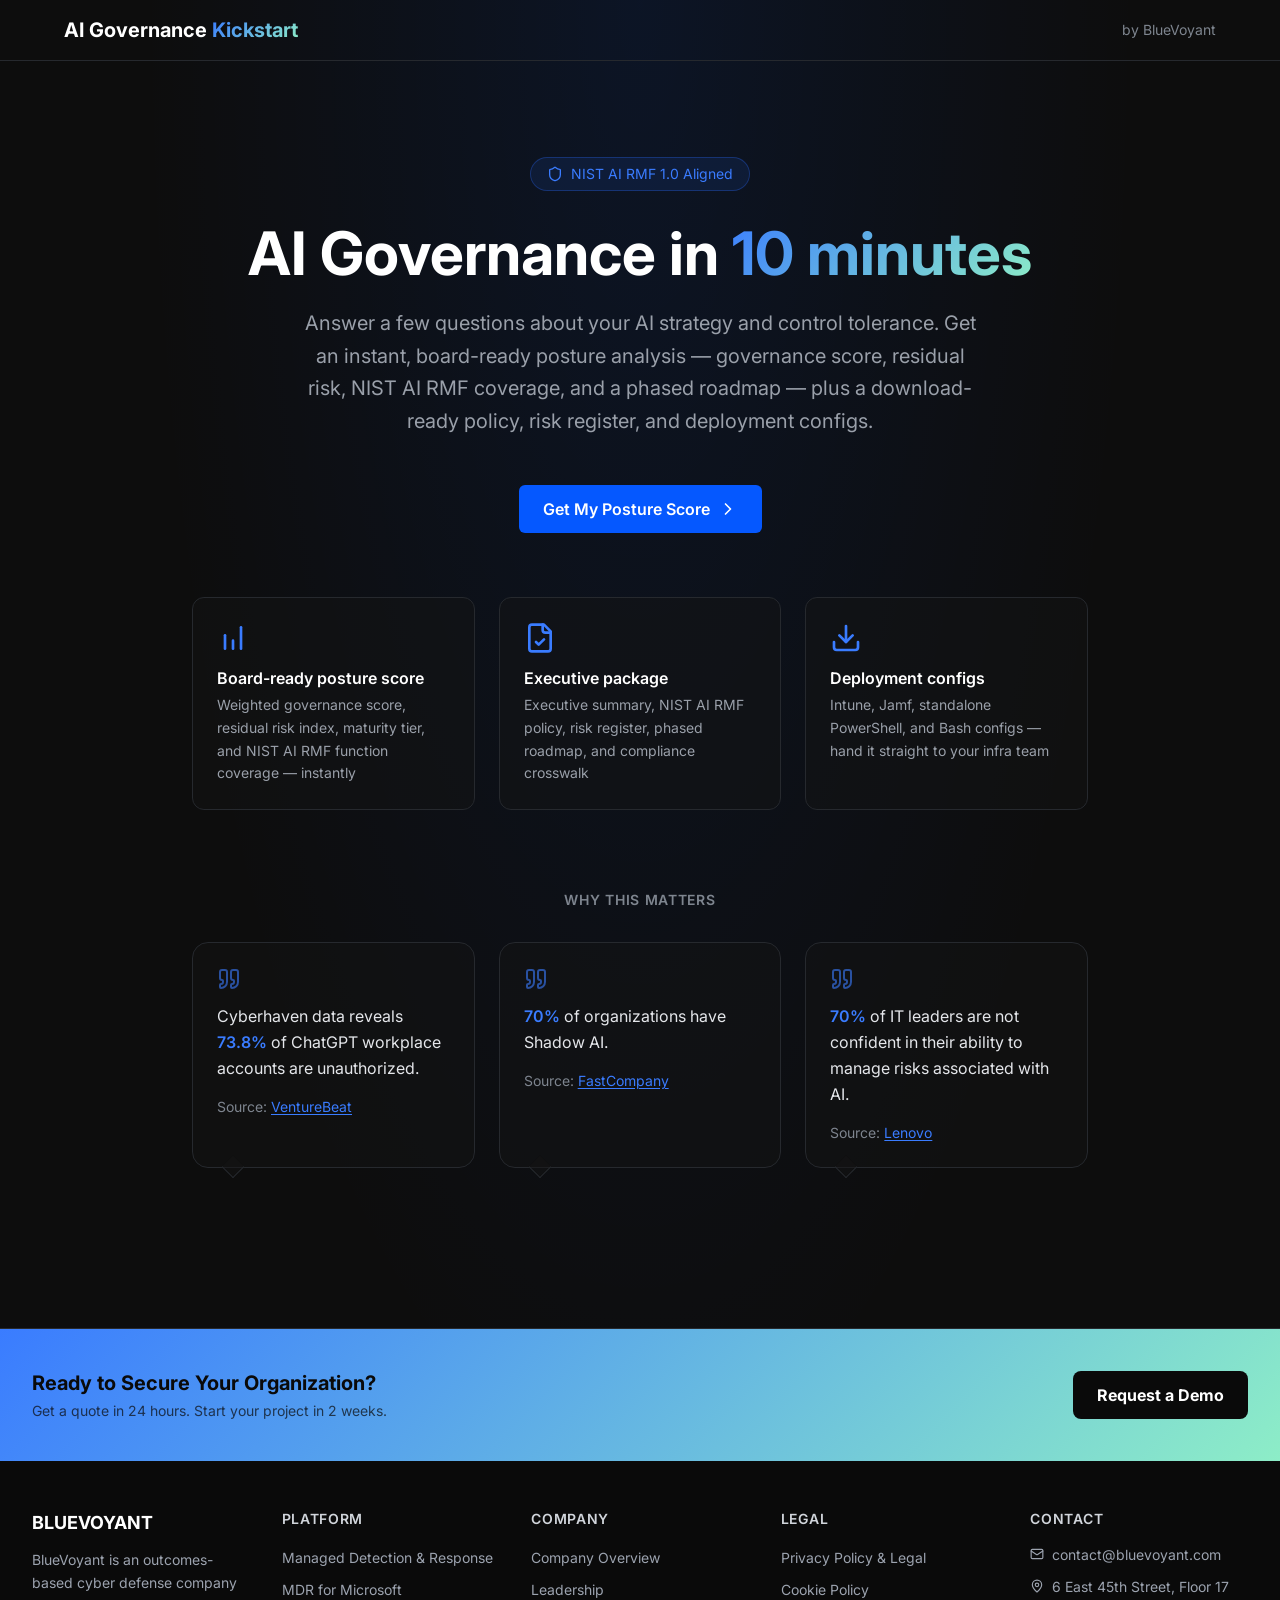
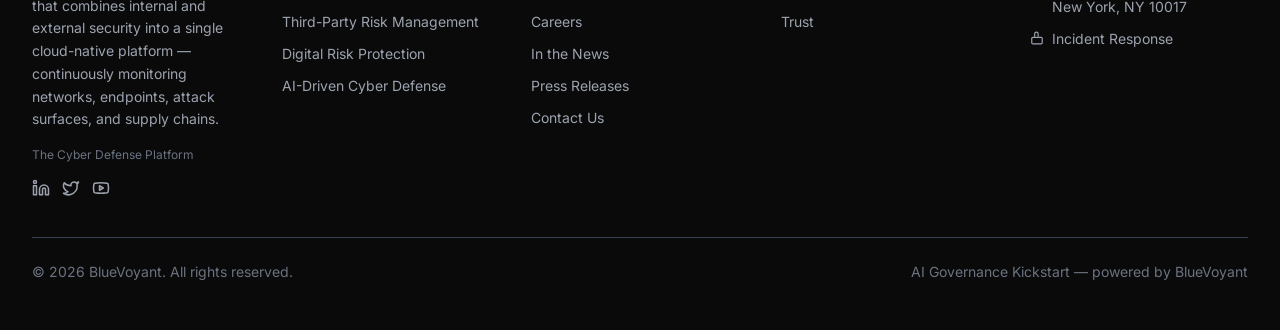
<file: index.html>
<!DOCTYPE html>
<html lang="en" class="dark">
<head>
  <meta charset="utf-8" />
  <meta name="viewport" content="width=device-width, initial-scale=1" />
  <title>AI Governance Kickstart | BlueVoyant</title>
  <meta name="description" content="Answer a few questions about your AI strategy and receive a custom NIST AI RMF policy and deployment-ready security configurations for every MDM platform — delivered straight to your inbox." />
  <link rel="preconnect" href="https://fonts.googleapis.com" />
  <link rel="preconnect" href="https://fonts.gstatic.com" crossorigin />
  <link href="https://fonts.googleapis.com/css2?family=Inter:wght@400;500;600;700;800&family=Montserrat:wght@600;700;800&display=swap" rel="stylesheet" />
  <script src="assets/vendor/tailwind.js"></script>
  <script>
    // Tailwind palette remapped to the defenderxdr.com theme so existing
    // slate/blue utility classes adopt the DefenderXDR dark + blue look.
    if (typeof tailwind !== 'undefined') {
      tailwind.config = {
        darkMode: 'class',
        theme: {
          extend: {
            fontFamily: {
              sans: ['Inter', 'system-ui', 'sans-serif'],
              heading: ['Inter', 'sans-serif'],
            },
            colors: {
              slate: {
                50: '#f7f8f9', 100: '#f2f3f5', 200: '#e4e6ea', 300: '#c2c6cd',
                400: '#9aa0aa', 500: '#7e858f', 600: '#565a61', 700: '#3a3d43',
                800: '#26292e', 900: '#141414', 950: '#0a0a0a',
              },
              blue: {
                300: '#6f9dff', 400: '#3a7cff', 500: '#2a6bff',
                600: '#0558ff', 700: '#0046d6',
              },
            },
          },
        },
      };
    }
  </script>
  <link rel="stylesheet" href="assets/styles.css" />
</head>
<body class="gradient-bg min-h-screen antialiased">
  <div class="min-h-screen flex flex-col">
    <!-- Navigation -->
    <nav class="border-b border-slate-800 px-6 py-4">
      <div class="max-w-6xl mx-auto flex items-center justify-between">
        <div class="text-xl font-bold text-white">AI Governance <span class="gradient-text">Kickstart</span></div>
        <div class="text-sm text-slate-500">by BlueVoyant</div>
      </div>
    </nav>

    <!-- Hero -->
    <main class="flex-1 flex items-center">
      <div class="max-w-6xl mx-auto px-6 py-24 w-full">
        <div class="text-center fade-in-up">
          <div class="inline-flex items-center gap-2 rounded-full border border-blue-500/30 bg-blue-500/10 px-4 py-1.5 text-sm text-blue-400 mb-8">
            <svg xmlns="http://www.w3.org/2000/svg" width="24" height="24" viewBox="0 0 24 24" fill="none" stroke="currentColor" stroke-width="2" stroke-linecap="round" stroke-linejoin="round" class="h-4 w-4"><path d="M20 13c0 5-3.5 7.5-7.66 8.95a1 1 0 0 1-.67-.01C7.5 20.5 4 18 4 13V6a1 1 0 0 1 1-1c2 0 4.5-1.2 6.24-2.72a1.17 1.17 0 0 1 1.52 0C14.51 3.81 17 5 19 5a1 1 0 0 1 1 1z"></path></svg>
            NIST AI RMF 1.0 Aligned
          </div>
          <h1 class="text-5xl md:text-6xl font-bold text-white leading-tight mb-6">AI Governance in<span class="gradient-text"> 10 minutes</span></h1>
          <p class="text-xl text-slate-400 max-w-2xl mx-auto mb-12 leading-relaxed">Answer a few questions about your AI strategy and control tolerance. Get an instant, board-ready posture analysis — governance score, residual risk, NIST AI RMF coverage, and a phased roadmap — plus a download-ready policy, risk register, and deployment configs.</p>
          <div class="flex flex-col sm:flex-row items-center justify-center gap-4 mb-16">
            <a href="survey/">
              <button class="inline-flex items-center justify-center whitespace-nowrap transition-colors focus-visible:outline-none focus-visible:ring-2 focus-visible:ring-blue-500 focus-visible:ring-offset-2 focus-visible:ring-offset-slate-950 bg-blue-600 text-white hover:bg-blue-500 h-12 rounded-md px-6 text-base font-semibold gap-2">
                Get My Posture Score
                <svg xmlns="http://www.w3.org/2000/svg" width="24" height="24" viewBox="0 0 24 24" fill="none" stroke="currentColor" stroke-width="2" stroke-linecap="round" stroke-linejoin="round" class="h-5 w-5"><path d="m9 18 6-6-6-6"></path></svg>
              </button>
            </a>
          </div>

          <!-- Feature cards -->
          <div class="grid grid-cols-1 md:grid-cols-3 gap-6 max-w-4xl mx-auto">
            <div class="rounded-xl border border-slate-800 bg-slate-900/50 p-6 text-left fade-in-up" style="animation-delay:.1s">
              <svg xmlns="http://www.w3.org/2000/svg" width="24" height="24" viewBox="0 0 24 24" fill="none" stroke="currentColor" stroke-width="2" stroke-linecap="round" stroke-linejoin="round" class="h-8 w-8 text-blue-400 mb-3"><path d="M12 20v-6"></path><path d="M6 20V10"></path><path d="M18 20V4"></path></svg>
              <div class="font-semibold text-white mb-1">Board-ready posture score</div>
              <div class="text-sm text-slate-400 leading-relaxed">Weighted governance score, residual risk index, maturity tier, and NIST AI RMF function coverage — instantly</div>
            </div>
            <div class="rounded-xl border border-slate-800 bg-slate-900/50 p-6 text-left fade-in-up" style="animation-delay:.2s">
              <svg xmlns="http://www.w3.org/2000/svg" width="24" height="24" viewBox="0 0 24 24" fill="none" stroke="currentColor" stroke-width="2" stroke-linecap="round" stroke-linejoin="round" class="h-8 w-8 text-blue-400 mb-3"><path d="M15 2H6a2 2 0 0 0-2 2v16a2 2 0 0 0 2 2h12a2 2 0 0 0 2-2V7Z"></path><path d="M14 2v4a2 2 0 0 0 2 2h4"></path><path d="m9 15 2 2 4-4"></path></svg>
              <div class="font-semibold text-white mb-1">Executive package</div>
              <div class="text-sm text-slate-400 leading-relaxed">Executive summary, NIST AI RMF policy, risk register, phased roadmap, and compliance crosswalk</div>
            </div>
            <div class="rounded-xl border border-slate-800 bg-slate-900/50 p-6 text-left fade-in-up" style="animation-delay:.3s">
              <svg xmlns="http://www.w3.org/2000/svg" width="24" height="24" viewBox="0 0 24 24" fill="none" stroke="currentColor" stroke-width="2" stroke-linecap="round" stroke-linejoin="round" class="h-8 w-8 text-blue-400 mb-3"><path d="M21 15v4a2 2 0 0 1-2 2H5a2 2 0 0 1-2-2v-4"></path><polyline points="7 10 12 15 17 10"></polyline><line x1="12" x2="12" y1="15" y2="3"></line></svg>
              <div class="font-semibold text-white mb-1">Deployment configs</div>
              <div class="text-sm text-slate-400 leading-relaxed">Intune, Jamf, standalone PowerShell, and Bash configs — hand it straight to your infra team</div>
            </div>
          </div>

          <!-- Why this matters -->
          <div class="mt-20 max-w-4xl mx-auto">
            <div class="text-sm font-semibold uppercase tracking-wider text-slate-500 mb-8">Why this matters</div>
            <div class="grid grid-cols-1 md:grid-cols-3 gap-6">
              <div class="relative rounded-2xl border border-slate-800 bg-slate-900/50 p-6 text-left fade-in-up" style="animation-delay:.1s">
                <svg xmlns="http://www.w3.org/2000/svg" width="24" height="24" viewBox="0 0 24 24" fill="none" stroke="currentColor" stroke-width="2" stroke-linecap="round" stroke-linejoin="round" class="h-6 w-6 text-blue-400/60 mb-3"><path d="M16 3a2 2 0 0 0-2 2v6a2 2 0 0 0 2 2 1 1 0 0 1 1 1v1a2 2 0 0 1-2 2 1 1 0 0 0-1 1v2a1 1 0 0 0 1 1 6 6 0 0 0 6-6V5a2 2 0 0 0-2-2z"></path><path d="M5 3a2 2 0 0 0-2 2v6a2 2 0 0 0 2 2 1 1 0 0 1 1 1v1a2 2 0 0 1-2 2 1 1 0 0 0-1 1v2a1 1 0 0 0 1 1 6 6 0 0 0 6-6V5a2 2 0 0 0-2-2z"></path></svg>
                <p class="text-base text-slate-200 leading-relaxed mb-4">Cyberhaven data reveals <span class="text-blue-400 font-semibold">73.8%</span> of ChatGPT workplace accounts are unauthorized.</p>
                <div class="text-sm text-slate-500">Source: <a href="https://venturebeat.com/security/shadow-ai-doubles-every-18-months-creating-blind-spots-socs-never-see" target="_blank" rel="noopener noreferrer" class="text-blue-400 hover:text-blue-300 underline underline-offset-2">VentureBeat</a></div>
                <div class="absolute -bottom-2 left-8 h-4 w-4 rotate-45 border-b border-r border-slate-800 bg-slate-900/50"></div>
              </div>
              <div class="relative rounded-2xl border border-slate-800 bg-slate-900/50 p-6 text-left fade-in-up" style="animation-delay:.2s">
                <svg xmlns="http://www.w3.org/2000/svg" width="24" height="24" viewBox="0 0 24 24" fill="none" stroke="currentColor" stroke-width="2" stroke-linecap="round" stroke-linejoin="round" class="h-6 w-6 text-blue-400/60 mb-3"><path d="M16 3a2 2 0 0 0-2 2v6a2 2 0 0 0 2 2 1 1 0 0 1 1 1v1a2 2 0 0 1-2 2 1 1 0 0 0-1 1v2a1 1 0 0 0 1 1 6 6 0 0 0 6-6V5a2 2 0 0 0-2-2z"></path><path d="M5 3a2 2 0 0 0-2 2v6a2 2 0 0 0 2 2 1 1 0 0 1 1 1v1a2 2 0 0 1-2 2 1 1 0 0 0-1 1v2a1 1 0 0 0 1 1 6 6 0 0 0 6-6V5a2 2 0 0 0-2-2z"></path></svg>
                <p class="text-base text-slate-200 leading-relaxed mb-4"><span class="text-blue-400 font-semibold">70%</span> of organizations have Shadow AI.</p>
                <div class="text-sm text-slate-500">Source: <a href="https://www.fastcompany.com/91551820/vanta-agent-for-risk" target="_blank" rel="noopener noreferrer" class="text-blue-400 hover:text-blue-300 underline underline-offset-2">FastCompany</a></div>
                <div class="absolute -bottom-2 left-8 h-4 w-4 rotate-45 border-b border-r border-slate-800 bg-slate-900/50"></div>
              </div>
              <div class="relative rounded-2xl border border-slate-800 bg-slate-900/50 p-6 text-left fade-in-up" style="animation-delay:.3s">
                <svg xmlns="http://www.w3.org/2000/svg" width="24" height="24" viewBox="0 0 24 24" fill="none" stroke="currentColor" stroke-width="2" stroke-linecap="round" stroke-linejoin="round" class="h-6 w-6 text-blue-400/60 mb-3"><path d="M16 3a2 2 0 0 0-2 2v6a2 2 0 0 0 2 2 1 1 0 0 1 1 1v1a2 2 0 0 1-2 2 1 1 0 0 0-1 1v2a1 1 0 0 0 1 1 6 6 0 0 0 6-6V5a2 2 0 0 0-2-2z"></path><path d="M5 3a2 2 0 0 0-2 2v6a2 2 0 0 0 2 2 1 1 0 0 1 1 1v1a2 2 0 0 1-2 2 1 1 0 0 0-1 1v2a1 1 0 0 0 1 1 6 6 0 0 0 6-6V5a2 2 0 0 0-2-2z"></path></svg>
                <p class="text-base text-slate-200 leading-relaxed mb-4"><span class="text-blue-400 font-semibold">70%</span> of IT leaders are not confident in their ability to manage risks associated with AI.</p>
                <div class="text-sm text-slate-500">Source: <a href="https://news.lenovo.com/pressroom/press-releases/70-enterprise-ai-uncontrolled-driving-hidden-risk-cost-slower-roi/" target="_blank" rel="noopener noreferrer" class="text-blue-400 hover:text-blue-300 underline underline-offset-2">Lenovo</a></div>
                <div class="absolute -bottom-2 left-8 h-4 w-4 rotate-45 border-b border-r border-slate-800 bg-slate-900/50"></div>
              </div>
            </div>
          </div>
        </div>
      </div>
    </main>

    <!-- Footer -->
    <footer class="text-white mt-16 border-t border-slate-800" style="background-color:#0a0a0a">
      <!-- CTA banner -->
      <div class="gradient-fill py-10">
        <div class="max-w-7xl mx-auto px-4 sm:px-6 lg:px-8 flex flex-col md:flex-row items-center justify-between gap-6">
          <div>
            <h3 class="text-xl font-bold text-slate-950 font-heading">Ready to Secure Your Organization?</h3>
            <p class="text-slate-950/70 text-sm mt-1">Get a quote in 24 hours. Start your project in 2 weeks.</p>
          </div>
          <a href="https://www.bluevoyant.com/request-a-demo" target="_blank" rel="noopener noreferrer" class="inline-block bg-slate-950 text-white font-bold px-6 py-3 rounded-lg hover:bg-slate-900 transition-colors whitespace-nowrap font-heading">Request a Demo</a>
        </div>
      </div>

      <div class="max-w-7xl mx-auto px-4 sm:px-6 lg:px-8 py-12">
        <div class="grid grid-cols-1 sm:grid-cols-2 md:grid-cols-5 gap-8">
          <!-- About + social -->
          <div class="md:col-span-1">
            <div class="font-bold text-lg mb-3 font-heading">BLUEVOYANT</div>
            <p class="text-gray-400 text-sm leading-relaxed">BlueVoyant is an outcomes-based cyber defense company that combines internal and external security into a single cloud-native platform — continuously monitoring networks, endpoints, attack surfaces, and supply chains.</p>
            <p class="text-gray-500 text-xs mt-4">The Cyber Defense Platform</p>
            <div class="flex items-center gap-3 mt-4">
              <a href="https://www.linkedin.com/company/bluevoyant/" target="_blank" rel="noopener noreferrer" aria-label="BlueVoyant on LinkedIn" class="text-gray-400 hover:text-white transition-colors"><svg xmlns="http://www.w3.org/2000/svg" width="18" height="18" viewBox="0 0 24 24" fill="none" stroke="currentColor" stroke-width="2" stroke-linecap="round" stroke-linejoin="round"><path d="M16 8a6 6 0 0 1 6 6v7h-4v-7a2 2 0 0 0-2-2 2 2 0 0 0-2 2v7h-4v-7a6 6 0 0 1 6-6z"></path><rect width="4" height="12" x="2" y="9"></rect><circle cx="4" cy="4" r="2"></circle></svg></a>
              <a href="https://twitter.com/BlueVoyant" target="_blank" rel="noopener noreferrer" aria-label="BlueVoyant on X" class="text-gray-400 hover:text-white transition-colors"><svg xmlns="http://www.w3.org/2000/svg" width="18" height="18" viewBox="0 0 24 24" fill="none" stroke="currentColor" stroke-width="2" stroke-linecap="round" stroke-linejoin="round"><path d="M22 4s-.7 2.1-2 3.4c1.6 10-9.4 17.3-18 11.6 2.2.1 4.4-.6 6-2C3 15.5.5 9.6 3 5c2.2 2.6 5.6 4.1 9 4-.9-4.2 4-6.6 7-3.8 1.1 0 3-1.2 3-1.2z"></path></svg></a>
              <a href="https://www.youtube.com/@BlueVoyantIntl" target="_blank" rel="noopener noreferrer" aria-label="BlueVoyant on YouTube" class="text-gray-400 hover:text-white transition-colors"><svg xmlns="http://www.w3.org/2000/svg" width="18" height="18" viewBox="0 0 24 24" fill="none" stroke="currentColor" stroke-width="2" stroke-linecap="round" stroke-linejoin="round"><path d="M2.5 17a24.12 24.12 0 0 1 0-10 2 2 0 0 1 1.4-1.4 49.56 49.56 0 0 1 16.2 0A2 2 0 0 1 21.5 7a24.12 24.12 0 0 1 0 10 2 2 0 0 1-1.4 1.4 49.55 49.55 0 0 1-16.2 0A2 2 0 0 1 2.5 17"></path><path d="m10 15 5-3-5-3z"></path></svg></a>
            </div>
          </div>

          <!-- Platform -->
          <div>
            <h4 class="font-semibold text-sm text-gray-300 uppercase tracking-wider mb-4 font-heading">Platform</h4>
            <ul class="space-y-2">
              <li><a href="https://www.bluevoyant.com/cyber-defense-platform/managed-detection-and-response" target="_blank" rel="noopener noreferrer" class="text-gray-400 hover:text-white text-sm transition-colors">Managed Detection &amp; Response</a></li>
              <li><a href="https://www.bluevoyant.com/cyber-defense-platform/managed-detection-and-response/mdr-for-microsoft" target="_blank" rel="noopener noreferrer" class="text-gray-400 hover:text-white text-sm transition-colors">MDR for Microsoft</a></li>
              <li><a href="https://www.bluevoyant.com/cyber-defense-platform/third-party-risk-management" target="_blank" rel="noopener noreferrer" class="text-gray-400 hover:text-white text-sm transition-colors">Third-Party Risk Management</a></li>
              <li><a href="https://www.bluevoyant.com/cyber-defense-platform/digital-risk-protection" target="_blank" rel="noopener noreferrer" class="text-gray-400 hover:text-white text-sm transition-colors">Digital Risk Protection</a></li>
              <li><a href="https://www.bluevoyant.com/ai-driven-cyber-defense" target="_blank" rel="noopener noreferrer" class="text-gray-400 hover:text-white text-sm transition-colors">AI-Driven Cyber Defense</a></li>
            </ul>
          </div>

          <!-- Company -->
          <div>
            <h4 class="font-semibold text-sm text-gray-300 uppercase tracking-wider mb-4 font-heading">Company</h4>
            <ul class="space-y-2">
              <li><a href="https://www.bluevoyant.com/company" target="_blank" rel="noopener noreferrer" class="text-gray-400 hover:text-white text-sm transition-colors">Company Overview</a></li>
              <li><a href="https://www.bluevoyant.com/company/leadership" target="_blank" rel="noopener noreferrer" class="text-gray-400 hover:text-white text-sm transition-colors">Leadership</a></li>
              <li><a href="https://www.bluevoyant.com/company/careers" target="_blank" rel="noopener noreferrer" class="text-gray-400 hover:text-white text-sm transition-colors">Careers</a></li>
              <li><a href="https://www.bluevoyant.com/company/news" target="_blank" rel="noopener noreferrer" class="text-gray-400 hover:text-white text-sm transition-colors">In the News</a></li>
              <li><a href="https://www.bluevoyant.com/company/press-releases" target="_blank" rel="noopener noreferrer" class="text-gray-400 hover:text-white text-sm transition-colors">Press Releases</a></li>
              <li><a href="https://www.bluevoyant.com/contact-us" target="_blank" rel="noopener noreferrer" class="text-gray-400 hover:text-white text-sm transition-colors">Contact Us</a></li>
            </ul>
          </div>

          <!-- Legal -->
          <div>
            <h4 class="font-semibold text-sm text-gray-300 uppercase tracking-wider mb-4 font-heading">Legal</h4>
            <ul class="space-y-2">
              <li><a href="https://www.bluevoyant.com/privacy-policy-and-legal" target="_blank" rel="noopener noreferrer" class="text-gray-400 hover:text-white text-sm transition-colors">Privacy Policy &amp; Legal</a></li>
              <li><a href="https://www.bluevoyant.com/cookie-policy" target="_blank" rel="noopener noreferrer" class="text-gray-400 hover:text-white text-sm transition-colors">Cookie Policy</a></li>
              <li><a href="https://www.bluevoyant.com/trust" target="_blank" rel="noopener noreferrer" class="text-gray-400 hover:text-white text-sm transition-colors">Trust</a></li>
            </ul>
          </div>

          <!-- Contact -->
          <div>
            <h4 class="font-semibold text-sm text-gray-300 uppercase tracking-wider mb-4 font-heading">Contact</h4>
            <ul class="space-y-3">
              <li class="flex items-start gap-2">
                <svg xmlns="http://www.w3.org/2000/svg" width="14" height="14" viewBox="0 0 24 24" fill="none" stroke="currentColor" stroke-width="2" stroke-linecap="round" stroke-linejoin="round" class="text-gray-400 mt-0.5 shrink-0"><rect width="20" height="16" x="2" y="4" rx="2"></rect><path d="m22 7-8.97 5.7a1.94 1.94 0 0 1-2.06 0L2 7"></path></svg>
                <a href="mailto:contact@bluevoyant.com" class="text-gray-400 hover:text-white text-sm transition-colors">contact@bluevoyant.com</a>
              </li>
              <li class="flex items-start gap-2">
                <svg xmlns="http://www.w3.org/2000/svg" width="14" height="14" viewBox="0 0 24 24" fill="none" stroke="currentColor" stroke-width="2" stroke-linecap="round" stroke-linejoin="round" class="text-gray-400 mt-0.5 shrink-0"><path d="M20 10c0 4.993-5.539 10.193-7.399 11.799a1 1 0 0 1-1.202 0C9.539 20.193 4 14.993 4 10a8 8 0 0 1 16 0"></path><circle cx="12" cy="10" r="3"></circle></svg>
                <span class="text-gray-400 text-sm">6 East 45th Street, Floor 17<br/>New York, NY 10017</span>
              </li>
              <li class="flex items-start gap-2">
                <svg xmlns="http://www.w3.org/2000/svg" width="14" height="14" viewBox="0 0 24 24" fill="none" stroke="currentColor" stroke-width="2" stroke-linecap="round" stroke-linejoin="round" class="text-gray-400 mt-0.5 shrink-0"><path d="M14 9V5a3 3 0 0 0-6 0v4"></path><rect width="18" height="11" x="3" y="11" rx="2" ry="2"></rect></svg>
                <a href="https://www.bluevoyant.com/cyber-security-incident-response" target="_blank" rel="noopener noreferrer" class="text-gray-400 hover:text-white text-sm transition-colors">Incident Response</a>
              </li>
            </ul>
          </div>
        </div>

        <div class="border-t border-gray-700 mt-10 pt-6 flex flex-col items-center gap-2 sm:flex-row sm:items-center sm:justify-between">
          <p class="text-gray-500 text-sm text-center sm:text-left">© 2026 BlueVoyant. All rights reserved.</p>
          <p class="text-gray-500 text-sm text-center sm:text-right">AI Governance Kickstart — powered by BlueVoyant</p>
        </div>
      </div>
    </footer>
  </div>
</body>
</html>
</file>
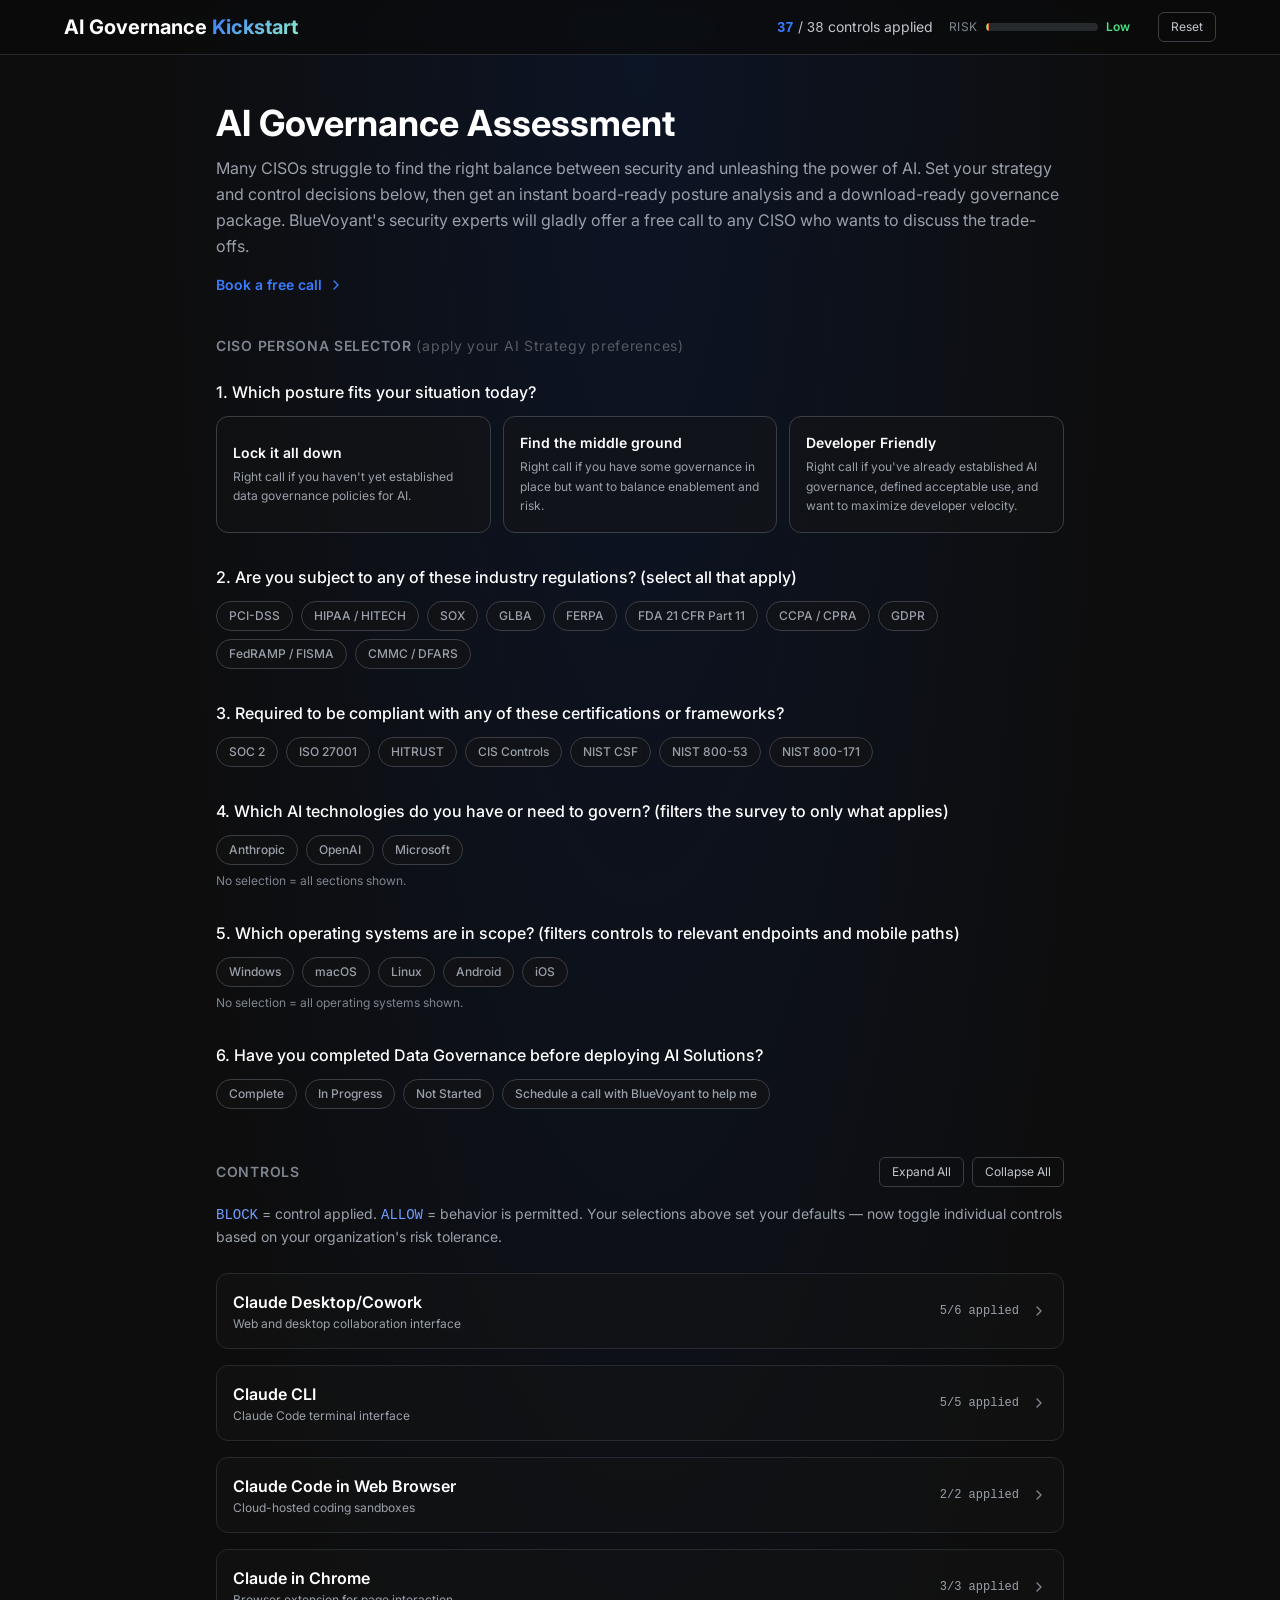
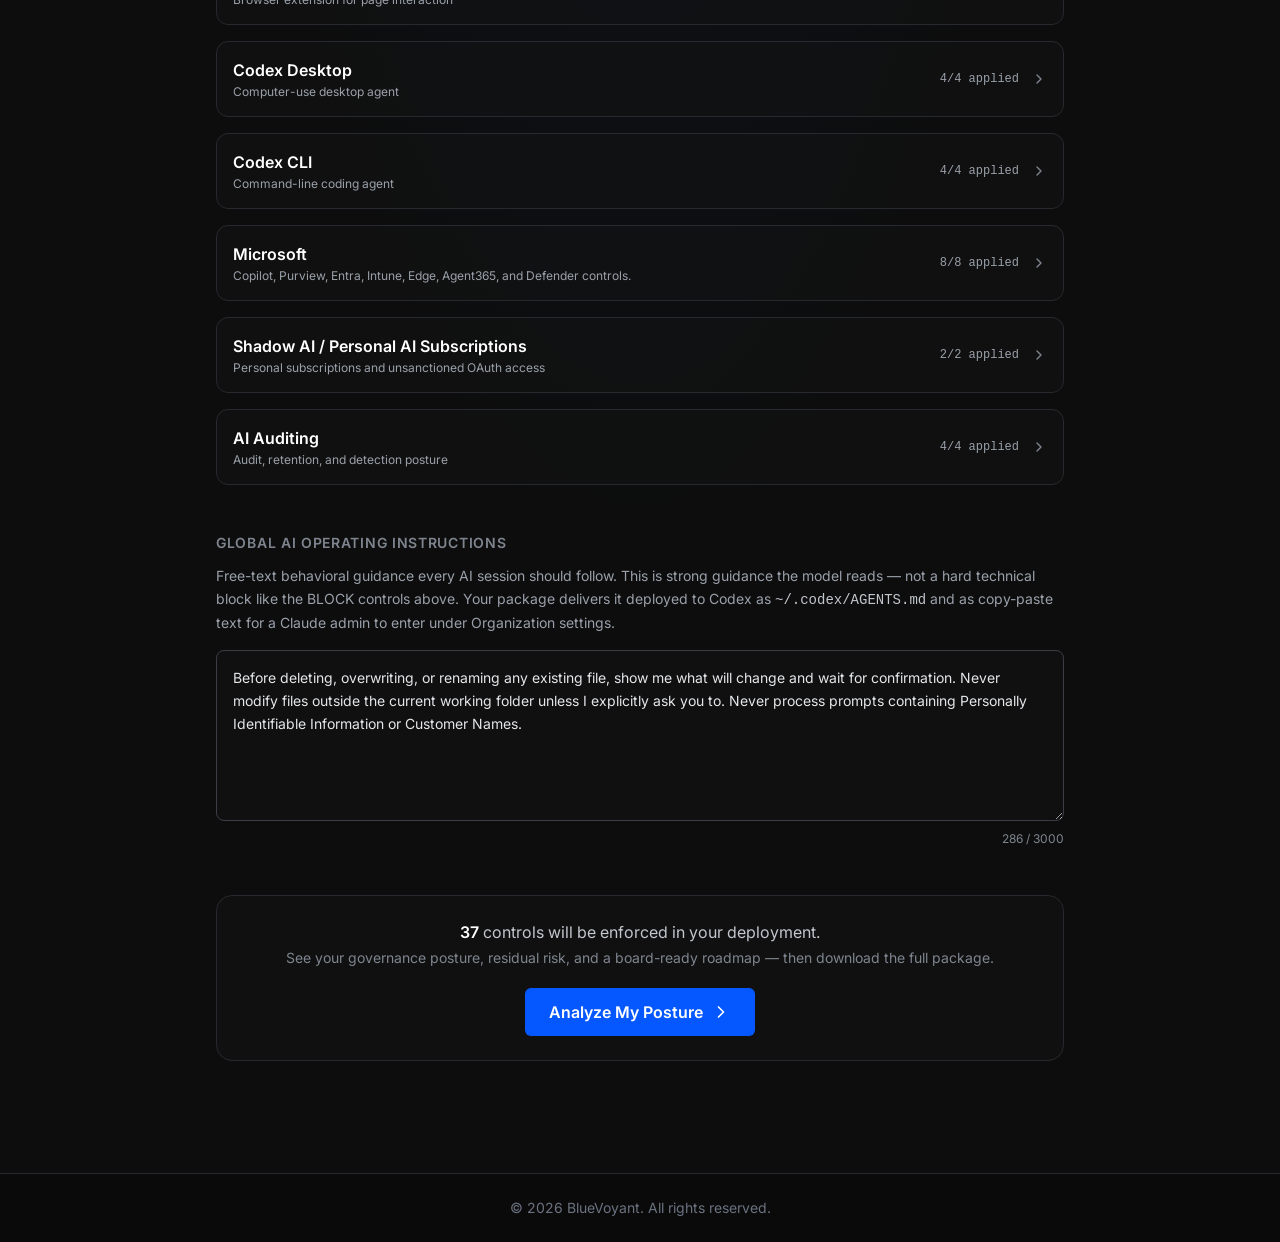
<file: survey/index.html>
<!DOCTYPE html>
<html lang="en" class="dark">
<head>
  <meta charset="utf-8" />
  <meta name="viewport" content="width=device-width, initial-scale=1" />
  <title>AI Governance Kickstart | BlueVoyant</title>
  <meta name="description" content="Answer a few questions about your AI strategy and selected controls, then download a NIST AI RMF 1.0-aligned governance package — policy document and deployment configs." />
  <link href="https://fonts.googleapis.com/css2?family=Inter:wght@400;500;600;700;800&family=Montserrat:wght@600;700;800&display=swap" rel="stylesheet" />
  <script src="../assets/vendor/tailwind.js"></script>
  <script>
    // Tailwind palette remapped to the defenderxdr.com theme (see landing page).
    if (typeof tailwind !== 'undefined') {
      tailwind.config = {
        darkMode: 'class',
        theme: {
          extend: {
            fontFamily: {
              sans: ['Inter', 'system-ui', 'sans-serif'],
              heading: ['Inter', 'sans-serif'],
            },
            colors: {
              slate: {
                50: '#f7f8f9', 100: '#f2f3f5', 200: '#e4e6ea', 300: '#c2c6cd',
                400: '#9aa0aa', 500: '#7e858f', 600: '#565a61', 700: '#3a3d43',
                800: '#26292e', 900: '#141414', 950: '#0a0a0a',
              },
              blue: {
                300: '#6f9dff', 400: '#3a7cff', 500: '#2a6bff',
                600: '#0558ff', 700: '#0046d6',
              },
            },
          },
        },
      };
    }
  </script>
  <link rel="stylesheet" href="../assets/styles.css" />
  <!-- JSZip (vendored) for client-side package generation — direct download, no email -->
  <script src="vendor/jszip.min.js"></script>
</head>
<body class="gradient-bg min-h-screen antialiased">
  <div class="min-h-screen flex flex-col">
    <!-- Sticky status bar -->
    <nav class="border-b border-slate-800 px-6 py-3 sticky top-0 z-30 backdrop-blur bg-slate-950/70">
      <div class="max-w-6xl mx-auto flex flex-wrap items-center justify-between gap-3">
        <a href="../" class="text-xl font-bold text-white shrink-0">AI Governance <span class="gradient-text">Kickstart</span></a>
        <div class="flex items-center gap-4 text-sm">
          <div class="text-slate-300"><span id="appliedCount" class="font-mono text-blue-400 font-semibold">0</span> / <span id="totalCount" class="font-mono">0</span> controls applied</div>
          <div class="flex items-center gap-2">
            <span class="text-xs uppercase tracking-wider text-slate-500">Risk</span>
            <div class="h-2 w-28 rounded-full bg-slate-800 overflow-hidden">
              <div id="riskBar" class="h-full bg-gradient-to-r from-green-500 via-amber-400 to-red-500 transition-all duration-300" style="width:0%"></div>
            </div>
            <span id="riskLabel" class="text-xs font-semibold text-green-400 w-9">Low</span>
          </div>
          <button id="resetBtn" class="text-xs rounded-md border border-slate-700 px-3 py-1.5 text-slate-300 hover:bg-slate-800 transition-colors">Reset</button>
        </div>
      </div>
    </nav>

    <main class="flex-1">
      <div id="surveyView" class="max-w-4xl mx-auto px-6 py-12 w-full">
        <header class="mb-10">
          <h1 class="text-3xl md:text-4xl font-bold text-white mb-3">AI Governance Assessment</h1>
          <p class="text-slate-400 leading-relaxed">Many CISOs struggle to find the right balance between security and unleashing the power of AI. Set your strategy and control decisions below, then get an instant board-ready posture analysis and a download-ready governance package. BlueVoyant's security experts will gladly offer a free call to any CISO who wants to discuss the trade-offs.</p>
          <a href="https://www.bluevoyant.com/request-a-demo" target="_blank" rel="noopener noreferrer" class="inline-flex items-center gap-1.5 mt-4 text-sm font-semibold text-blue-400 hover:text-blue-300">Book a free call
            <svg xmlns="http://www.w3.org/2000/svg" width="16" height="16" viewBox="0 0 24 24" fill="none" stroke="currentColor" stroke-width="2" stroke-linecap="round" stroke-linejoin="round"><path d="m9 18 6-6-6-6"></path></svg>
          </a>
        </header>

        <!-- Section 1: Persona / strategy -->
        <section id="personaSection" class="mb-12">
          <h2 class="text-sm font-semibold uppercase tracking-wider text-slate-500 mb-6">CISO Persona Selector <span class="text-slate-600 normal-case font-normal">(apply your AI Strategy preferences)</span></h2>
          <div id="personaQuestions" class="space-y-8"></div>
        </section>

        <!-- Compliance lock notice -->
        <div id="complianceLock" class="hidden mb-8 rounded-xl border border-amber-500/30 bg-amber-500/10 p-4 text-sm text-amber-200 leading-relaxed"></div>

        <!-- Section 2: Controls -->
        <section id="controlsSection" class="mb-12">
          <div class="flex items-center justify-between mb-4">
            <h2 class="text-sm font-semibold uppercase tracking-wider text-slate-500">Controls</h2>
            <div class="flex gap-2">
              <button id="expandAll" class="text-xs rounded-md border border-slate-700 px-3 py-1.5 text-slate-300 hover:bg-slate-800 transition-colors">Expand All</button>
              <button id="collapseAll" class="text-xs rounded-md border border-slate-700 px-3 py-1.5 text-slate-300 hover:bg-slate-800 transition-colors">Collapse All</button>
            </div>
          </div>
          <p class="text-sm text-slate-400 mb-6 leading-relaxed"><span class="font-mono text-blue-300">BLOCK</span> = control applied. <span class="font-mono text-blue-300">ALLOW</span> = behavior is permitted. Your selections above set your defaults — now toggle individual controls based on your organization's risk tolerance.</p>
          <div id="controlGroups" class="space-y-4"></div>
        </section>

        <!-- Section 3: Global instructions -->
        <section class="mb-12">
          <h2 class="text-sm font-semibold uppercase tracking-wider text-slate-500 mb-3">Global AI operating instructions</h2>
          <p class="text-sm text-slate-400 mb-4 leading-relaxed">Free-text behavioral guidance every AI session should follow. This is strong guidance the model reads — not a hard technical block like the BLOCK controls above. Your package delivers it deployed to Codex as <span class="font-mono text-slate-300">~/.codex/AGENTS.md</span> and as copy-paste text for a Claude admin to enter under Organization settings.</p>
          <textarea id="globalInstructions" maxlength="3000" rows="6" class="w-full rounded-lg border border-slate-700 bg-slate-900/50 p-4 text-sm text-slate-200 placeholder-slate-600 focus:outline-none focus:ring-2 focus:ring-blue-500 leading-relaxed"></textarea>
          <div class="text-right text-xs text-slate-500 mt-1"><span id="charCount">0</span> / 3000</div>
        </section>

        <!-- Generate -->
        <section class="rounded-2xl border border-slate-800 bg-slate-900/50 p-6 text-center">
          <p class="text-slate-300 mb-1"><span id="enforceCount" class="font-semibold text-white">0</span> controls will be enforced in your deployment.</p>
          <p class="text-sm text-slate-500 mb-5">See your governance posture, residual risk, and a board-ready roadmap — then download the full package.</p>
          <button id="reviewBtn" class="inline-flex items-center justify-center bg-blue-600 text-white hover:bg-blue-500 h-12 rounded-md px-6 text-base font-semibold transition-colors gap-2">
            Analyze My Posture
            <svg xmlns="http://www.w3.org/2000/svg" width="20" height="20" viewBox="0 0 24 24" fill="none" stroke="currentColor" stroke-width="2" stroke-linecap="round" stroke-linejoin="round"><path d="m9 18 6-6-6-6"></path></svg>
          </button>
        </section>
      </div>

      <!-- Results dashboard (rendered by survey.js) -->
      <div id="resultsView" class="hidden max-w-6xl mx-auto px-6 py-12 w-full"></div>
    </main>

    <footer class="text-white mt-16 border-t border-slate-800" style="background-color:#0a0a0a">
      <div class="max-w-7xl mx-auto px-6 py-6 text-center text-gray-500 text-sm">© 2026 BlueVoyant. All rights reserved.</div>
    </footer>
  </div>

  <!-- Name + email + download modal -->
  <div id="modal" class="hidden fixed inset-0 z-50 flex items-center justify-center p-4 bg-black/70 backdrop-blur-sm">
    <div class="w-full max-w-md rounded-2xl border border-slate-700 bg-slate-900 p-6 shadow-2xl">
      <div id="modalForm">
        <h3 class="text-xl font-bold text-white mb-1">Get your governance package</h3>
        <p class="text-sm text-slate-400 mb-5">Enter your details and we'll build your board-ready executive summary, NIST AI RMF 1.0 policy, risk register, phased roadmap, compliance crosswalk, and deployment configs — instant download.</p>
        <label class="block text-sm font-medium text-slate-300 mb-1" for="nameInput">Full name</label>
        <input id="nameInput" type="text" autocomplete="name" class="w-full mb-4 rounded-lg border border-slate-700 bg-slate-950 p-3 text-sm text-white placeholder-slate-600 focus:outline-none focus:ring-2 focus:ring-blue-500" placeholder="Jane Doe" />
        <label class="block text-sm font-medium text-slate-300 mb-1" for="emailInput">Work email</label>
        <input id="emailInput" type="email" autocomplete="email" class="w-full mb-1 rounded-lg border border-slate-700 bg-slate-950 p-3 text-sm text-white placeholder-slate-600 focus:outline-none focus:ring-2 focus:ring-blue-500" placeholder="jane@company.com" />
        <p id="formError" class="hidden text-sm text-red-400 mb-2"></p>
        <div class="flex items-center gap-3 mt-5">
          <button id="cancelBtn" class="flex-1 h-11 rounded-md border border-slate-700 text-slate-300 hover:bg-slate-800 transition-colors text-sm font-semibold">Cancel</button>
          <button id="downloadBtn" class="flex-1 h-11 rounded-md bg-blue-600 text-white hover:bg-blue-500 transition-colors text-sm font-semibold">Download package</button>
        </div>
      </div>
      <div id="modalSuccess" class="hidden text-center py-4">
        <div class="mx-auto mb-4 flex h-14 w-14 items-center justify-center rounded-full bg-green-500/15 text-green-400">
          <svg xmlns="http://www.w3.org/2000/svg" width="28" height="28" viewBox="0 0 24 24" fill="none" stroke="currentColor" stroke-width="2" stroke-linecap="round" stroke-linejoin="round"><path d="M20 6 9 17l-5-5"></path></svg>
        </div>
        <h3 class="text-xl font-bold text-white mb-1">Your package is downloading</h3>
        <p class="text-sm text-slate-400 mb-5">If it didn't start, use the button below.</p>
        <a id="manualDownload" class="inline-block mb-3 text-blue-400 hover:text-blue-300 text-sm font-semibold underline underline-offset-2" download>Download again</a>
        <div><button id="closeSuccess" class="mt-2 h-11 px-6 rounded-md border border-slate-700 text-slate-300 hover:bg-slate-800 transition-colors text-sm font-semibold">Done</button></div>
      </div>
    </div>
  </div>

  <script src="data.js"></script>
  <script src="scoring.js"></script>
  <script src="survey.js"></script>
</body>
</html>
</file>
<file: assets/styles.css>
/* Theme matched to defenderxdr.com (BlueVoyant DefenderXDR) for embedding. */
:root {
  --dx-bg: #0d0d0d;          /* hsl(0 0% 5%)   page background */
  --dx-card: #141414;        /* hsl(0 0% 8%)   card surface    */
  --dx-border: #292d33;      /* hsl(220 10% 18%) borders        */
  --dx-fg: #fafaff;          /* hsl(240 100% 99%) foreground    */
  --dx-muted: #7e858f;       /* hsl(220 10% 55%) muted text     */
  --dx-primary: #0558ff;     /* hsl(220 100% 51%) primary blue  */
  --dx-grad-from: #3a7cff;   /* gradient accent start (blue)    */
  --dx-grad-to: #8dedc7;     /* gradient accent end (mint)      */
}

body {
  font-family: "Inter", system-ui, sans-serif;
  color: var(--dx-fg);
  background-color: var(--dx-bg);
}

/* Near-black page backdrop with a faint primary-blue glow, à la DefenderXDR. */
.gradient-bg {
  background:
    radial-gradient(ellipse at top, rgba(5, 88, 255, 0.10) 0, transparent 55%),
    var(--dx-bg);
}

/* DefenderXDR's signature blue -> mint gradient used on hero accent words. */
.gradient-text {
  background: linear-gradient(135deg, var(--dx-grad-from) 0%, var(--dx-grad-to) 100%);
  -webkit-background-clip: text;
  background-clip: text;
  -webkit-text-fill-color: transparent;
  color: transparent;
}

/* Same gradient as a fill (e.g. footer CTA banner, accent rules). */
.gradient-fill {
  background: linear-gradient(135deg, var(--dx-grad-from) 0%, var(--dx-grad-to) 100%);
}

.font-heading {
  font-family: "Inter", sans-serif;
}

/* Entrance animation (replaces the original site's framer-motion). */
@keyframes fadeInUp {
  from { opacity: 0; transform: translateY(24px); }
  to   { opacity: 1; transform: translateY(0); }
}
.fade-in-up {
  opacity: 0;
  animation: fadeInUp 0.6s ease-out forwards;
}
@media (prefers-reduced-motion: reduce) {
  .fade-in-up { opacity: 1; animation: none; }
}
</file>
